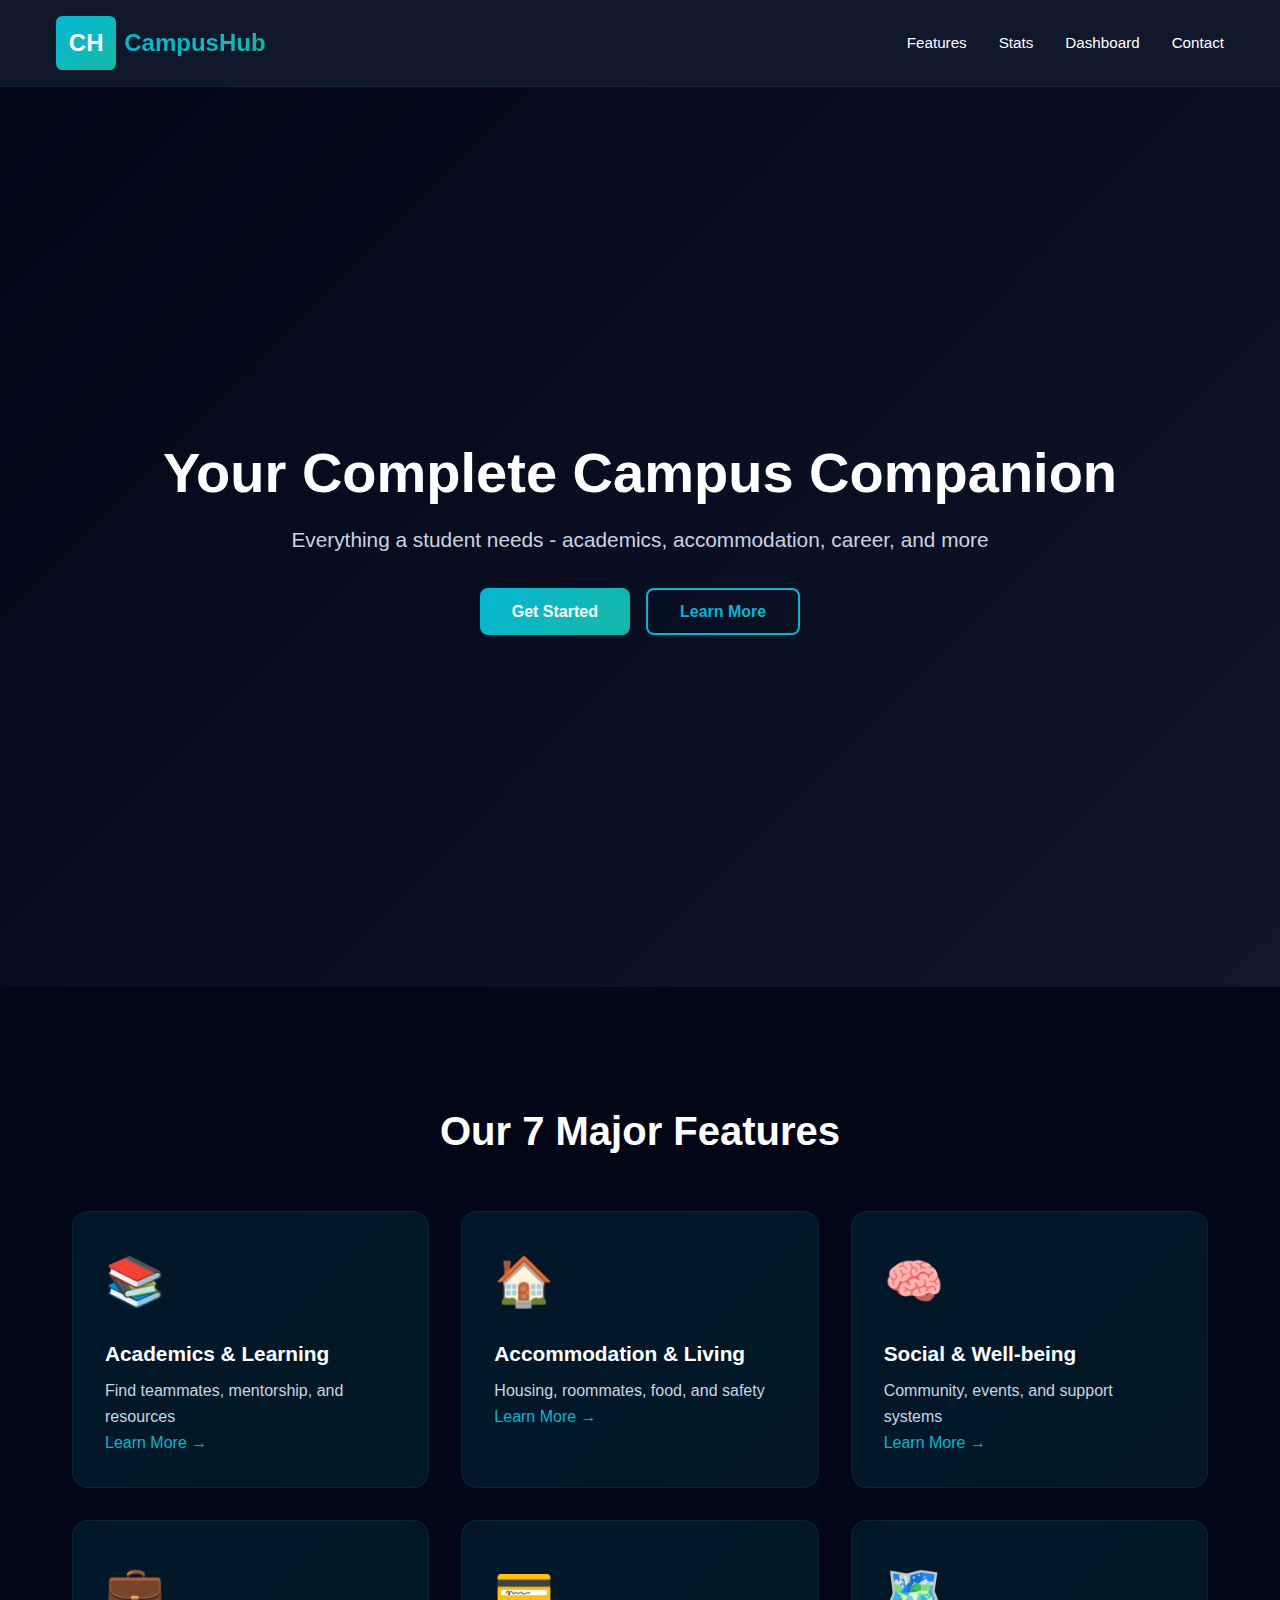
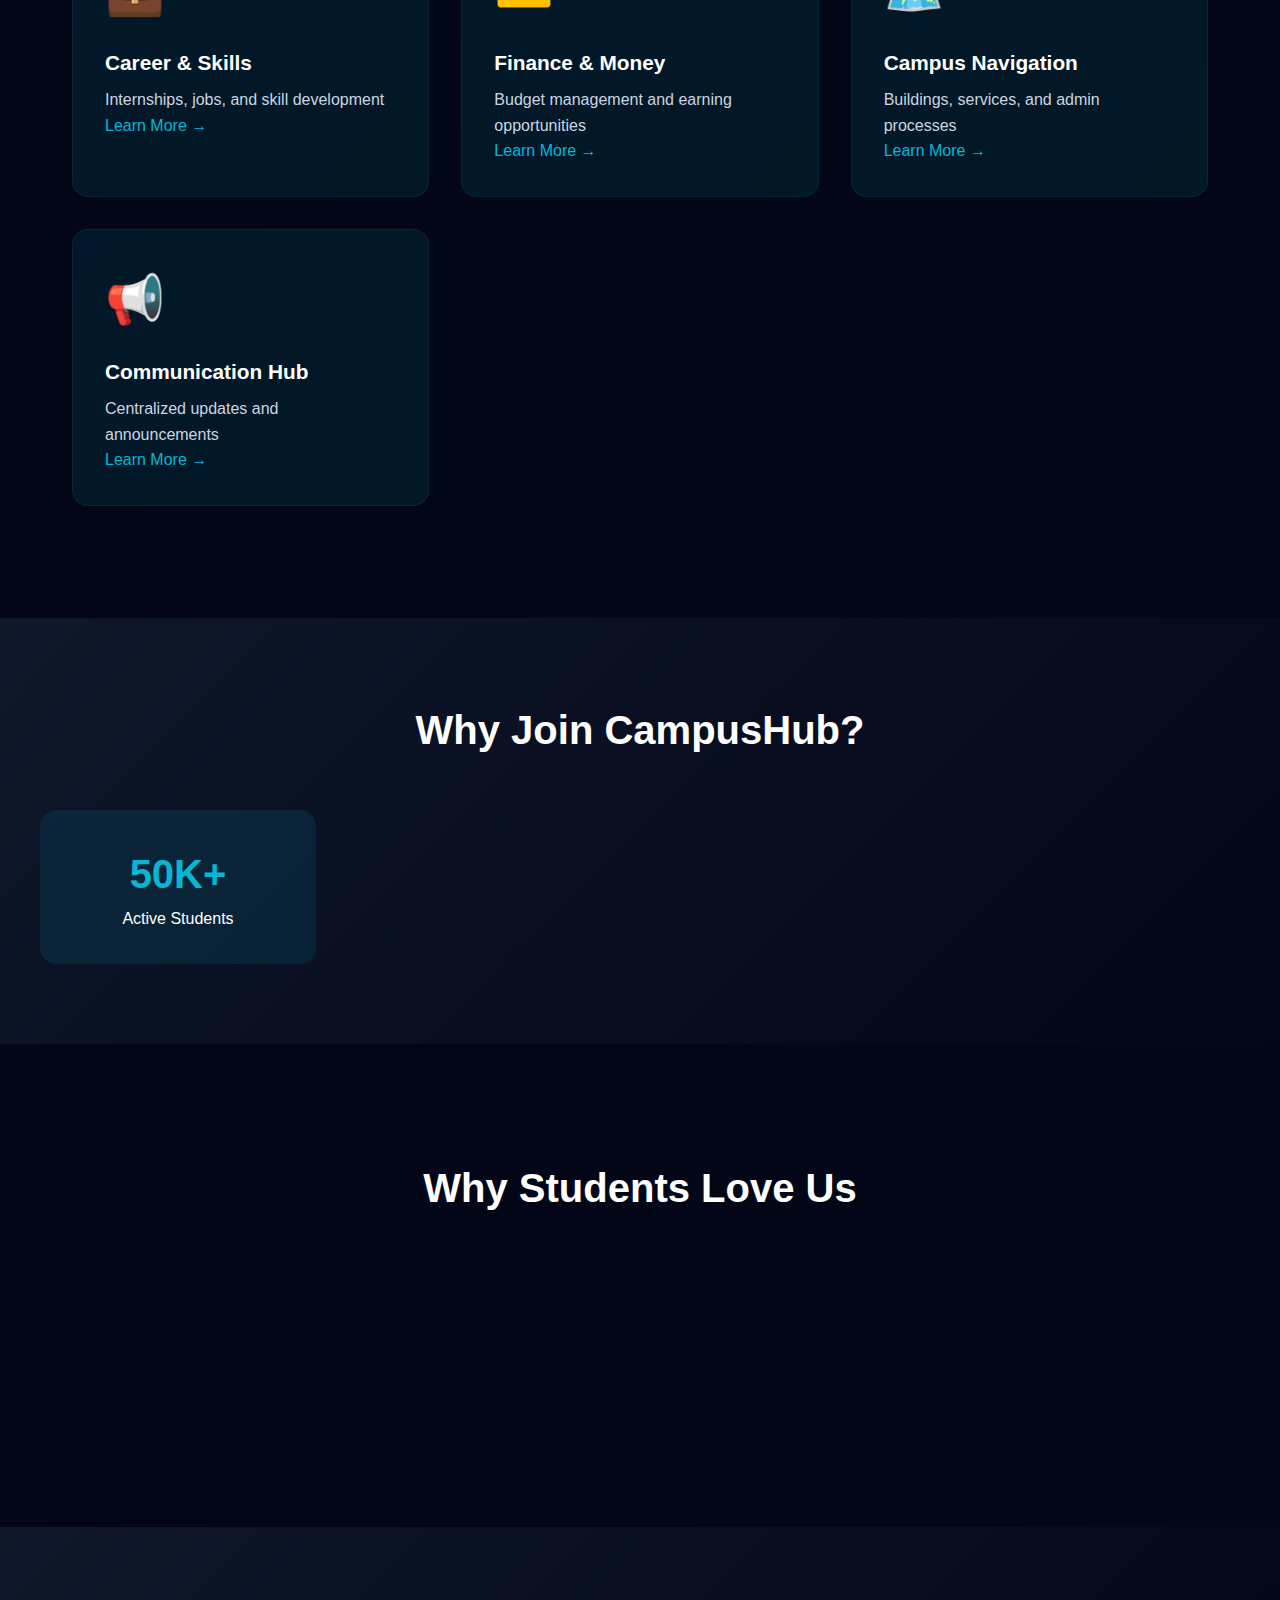
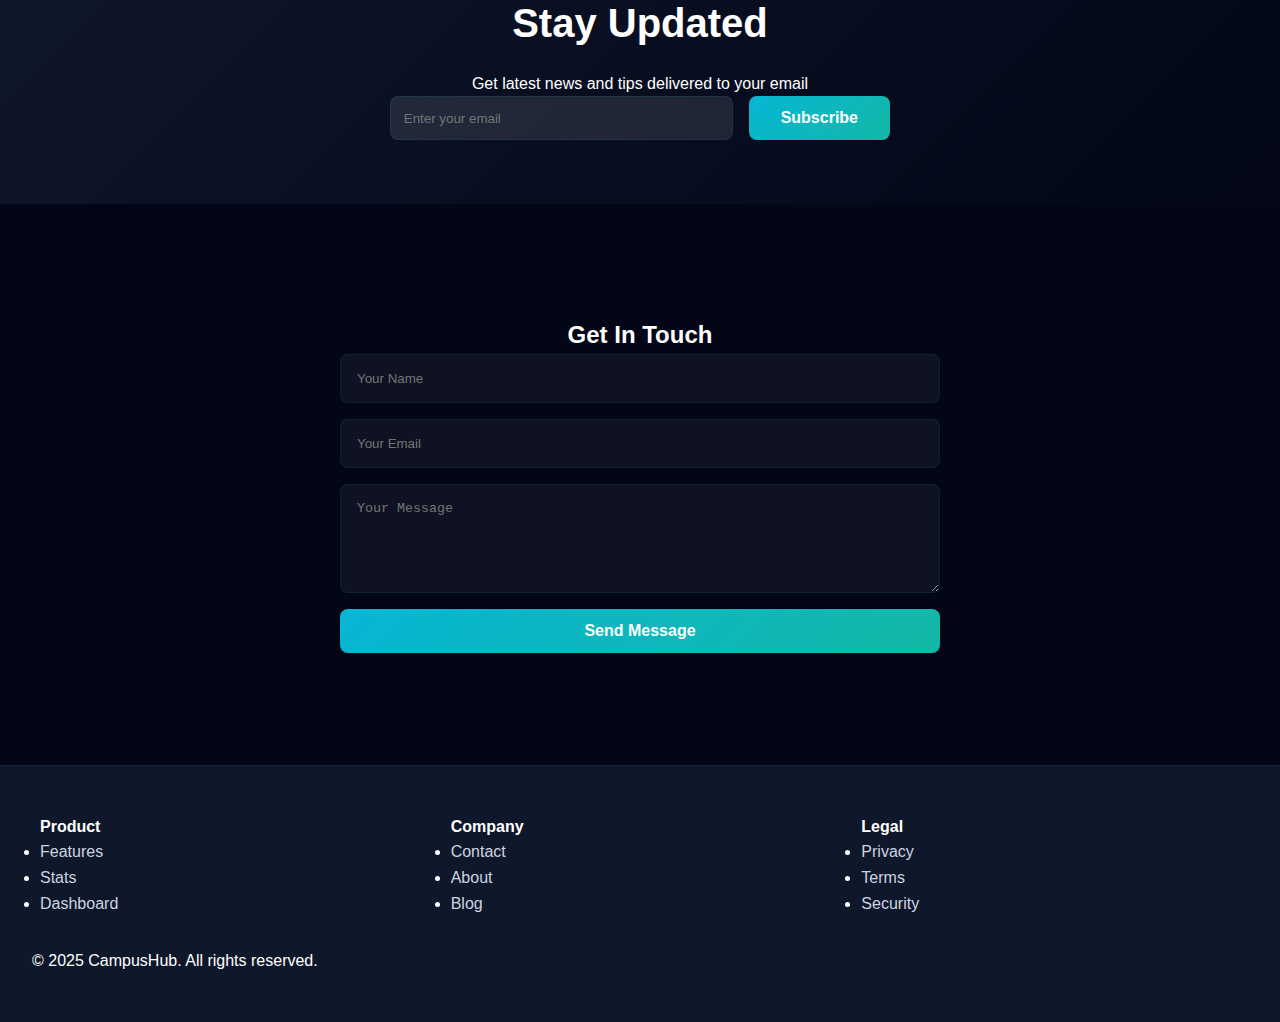
<file: index.html>
<!DOCTYPE html>
<html lang="en">
<head>
    <meta charset="UTF-8">
    <meta name="viewport" content="width=device-width, initial-scale=1.0">
    <title>CampusHub - Student Life Management</title>
    <link rel="stylesheet" href="css/style.css">
</head>
<body>
    <!-- Navigation -->
    <nav class="navbar">
        <div class="nav-container">
            <div class="logo">
                <span class="logo-icon">CH</span>
                <span class="logo-text">CampusHub</span>
            </div>
            <button class="hamburger" id="hamburger">
                <span></span>
                <span></span>
                <span></span>
            </button>
            <ul class="nav-menu" id="navMenu">
                <li><a href="#features">Features</a></li>
                <li><a href="#stats">Stats</a></li>
                <li><a href="pages/dashboard.html">Dashboard</a></li>
                <li><a href="#contact">Contact</a></li>
            </ul>
        </div>
    </nav>

    <!-- Hero Section -->
    <section class="hero">
        <div class="hero-content">
            <h1>Your Complete Campus Companion</h1>
            <p>Everything a student needs - academics, accommodation, career, and more</p>
            <div class="hero-buttons">
                <button class="btn btn-primary" onclick="goToDashboard()">Get Started</button>
                <button class="btn btn-secondary" onclick="smoothScroll('features')">Learn More</button>
            </div>
        </div>
    </section>

    <!-- Features Section -->
    <section id="features" class="features">
        <h2>Our 7 Major Features</h2>
        <div class="features-grid">
            <div class="feature-card">
                <div class="feature-icon">📚</div>
                <h3>Academics & Learning</h3>
                <p>Find teammates, mentorship, and resources</p>
                <a href="pages/academics.html" class="feature-link">Learn More →</a>
            </div>
            <div class="feature-card">
                <div class="feature-icon">🏠</div>
                <h3>Accommodation & Living</h3>
                <p>Housing, roommates, food, and safety</p>
                <a href="pages/accommodation.html" class="feature-link">Learn More →</a>
            </div>
            <div class="feature-card">
                <div class="feature-icon">🧠</div>
                <h3>Social & Well-being</h3>
                <p>Community, events, and support systems</p>
<a href="pages/social.html" class="feature-link">Learn More →</a>            </div>
            <div class="feature-card">
                <div class="feature-icon">💼</div>
                <h3>Career & Skills</h3>
                <p>Internships, jobs, and skill development</p>
                <a href="pages/career.html" class="feature-link">Learn More →</a>
            </div>
            <div class="feature-card">
                <div class="feature-icon">💳</div>
                <h3>Finance & Money</h3>
                <p>Budget management and earning opportunities</p>
                <a href="pages/finance.html" class="feature-link">Learn More →</a>
            </div>
            <div class="feature-card">
                <div class="feature-icon">🗺️</div>
                <h3>Campus Navigation</h3>
                <p>Buildings, services, and admin processes</p>
<a href="pages/campus-nav.html" class="feature-link">Learn More →</a>            </div>
            <div class="feature-card">
                <div class="feature-icon">📢</div>
                <h3>Communication Hub</h3>
                <p>Centralized updates and announcements</p>
<a href="pages/communication.html" class="feature-link">Learn More →</a>            </div>
        </div>
    </section>

    <!-- Stats Section -->
    <section id="stats" class="stats">
        <h2>Why Join CampusHub?</h2>
        <div class="stats-grid">
            <div class="stat-box">
                <h3>50K+</h3>
                <p>Active Students</p>
            </div>
            <div class="stat-box">
                <h3>200+</h3>
                <p>Universities</p>
            </div>
            <div class="stat-box">
                <h3>1M+</h3>
                <p>Problems Solved</p>
            </div>
            <div class="stat-box">
                <h3>4.9/5</h3>
                <p>Rating</p>
            </div>
        </div>
    </section>

    <!-- Benefits Section -->
    <section class="benefits">
        <h2>Why Students Love Us</h2>
        <div class="benefits-grid">
            <div class="benefit-item">
                <h3>✓ 24/7 Support</h3>
                <p>Get help anytime from our community</p>
            </div>
            <div class="benefit-item">
                <h3>✓ Verified Students</h3>
                <p>Real people from your college</p>
            </div>
            <div class="benefit-item">
                <h3>✓ Completely Free</h3>
                <p>No hidden charges, no subscription</p>
            </div>
            <div class="benefit-item">
                <h3>✓ Trusted Reviews</h3>
                <p>Honest feedback from real students</p>
            </div>
        </div>
    </section>

    <!-- Newsletter Section -->
    <section class="newsletter">
        <h2>Stay Updated</h2>
        <p>Get latest news and tips delivered to your email</p>
        <form class="newsletter-form" onsubmit="handleNewsletter(event)">
            <input type="email" placeholder="Enter your email" required>
            <button type="submit" class="btn btn-primary">Subscribe</button>
        </form>
        <p id="newsletterMsg" style="display: none; margin-top: 10px; color: #06b6d4;"></p>
    </section>

    <!-- Contact Section -->
    <section id="contact" class="contact">
        <h2>Get In Touch</h2>
        <form class="contact-form" onsubmit="handleContact(event)">
            <input type="text" placeholder="Your Name" required>
            <input type="email" placeholder="Your Email" required>
            <textarea placeholder="Your Message" rows="5" required></textarea>
            <button type="submit" class="btn btn-primary">Send Message</button>
        </form>
        <p id="contactMsg" style="display: none; margin-top: 10px; color: #06b6d4;"></p>
    </section>

    <!-- Footer -->
    <footer class="footer">
        <div class="footer-content">
            <div class="footer-section">
                <h4>Product</h4>
                <ul>
                    <li><a href="#features">Features</a></li>
                    <li><a href="#stats">Stats</a></li>
                    <li><a href="pages/dashboard.html">Dashboard</a></li>
                </ul>
            </div>
            <div class="footer-section">
                <h4>Company</h4>
                <ul>
                    <li><a href="#contact">Contact</a></li>
                    <li><a href="#">About</a></li>
                    <li><a href="#">Blog</a></li>
                </ul>
            </div>
            <div class="footer-section">
                <h4>Legal</h4>
                <ul>
                    <li><a href="#">Privacy</a></li>
                    <li><a href="#">Terms</a></li>
                    <li><a href="#">Security</a></li>
                </ul>
            </div>
        </div>
        <p class="footer-bottom">&copy; 2025 CampusHub. All rights reserved.</p>
    </footer>

    <script src="js/script.js"></script>
</body>
</html>
</file>
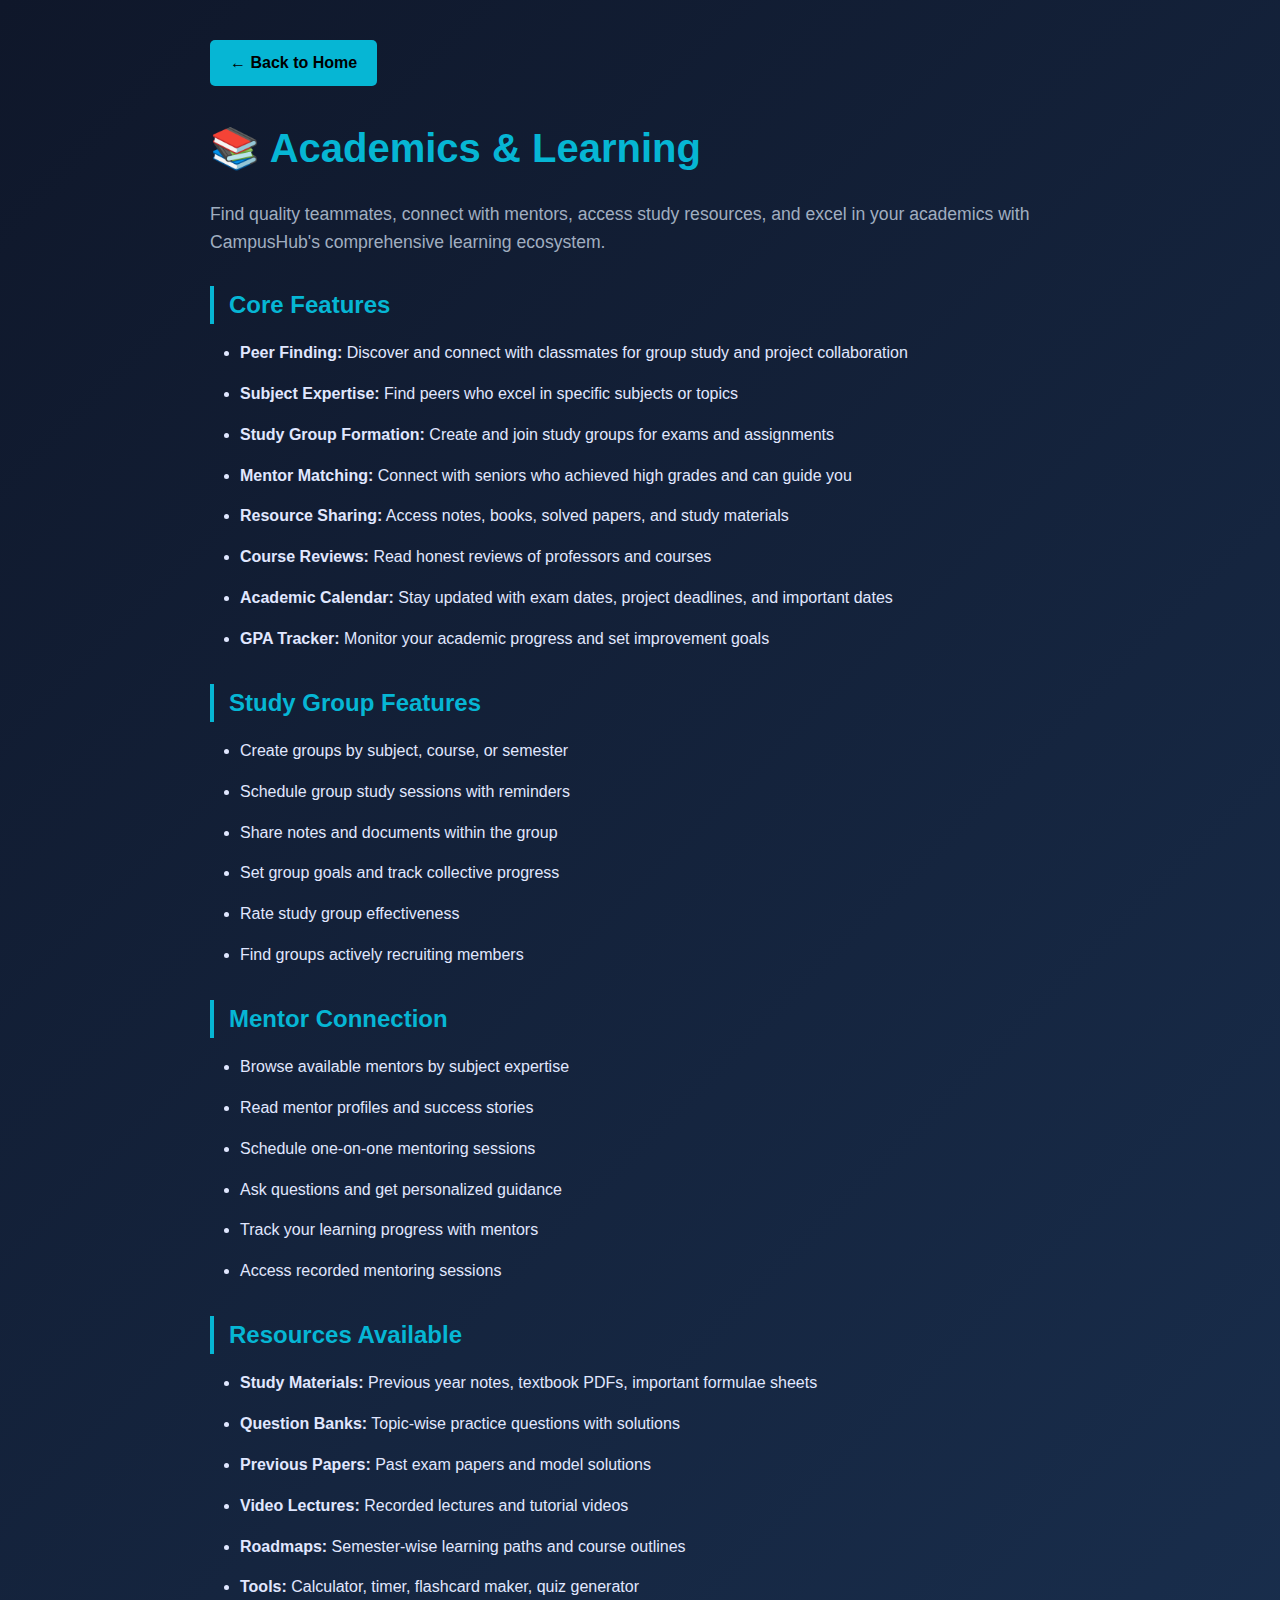
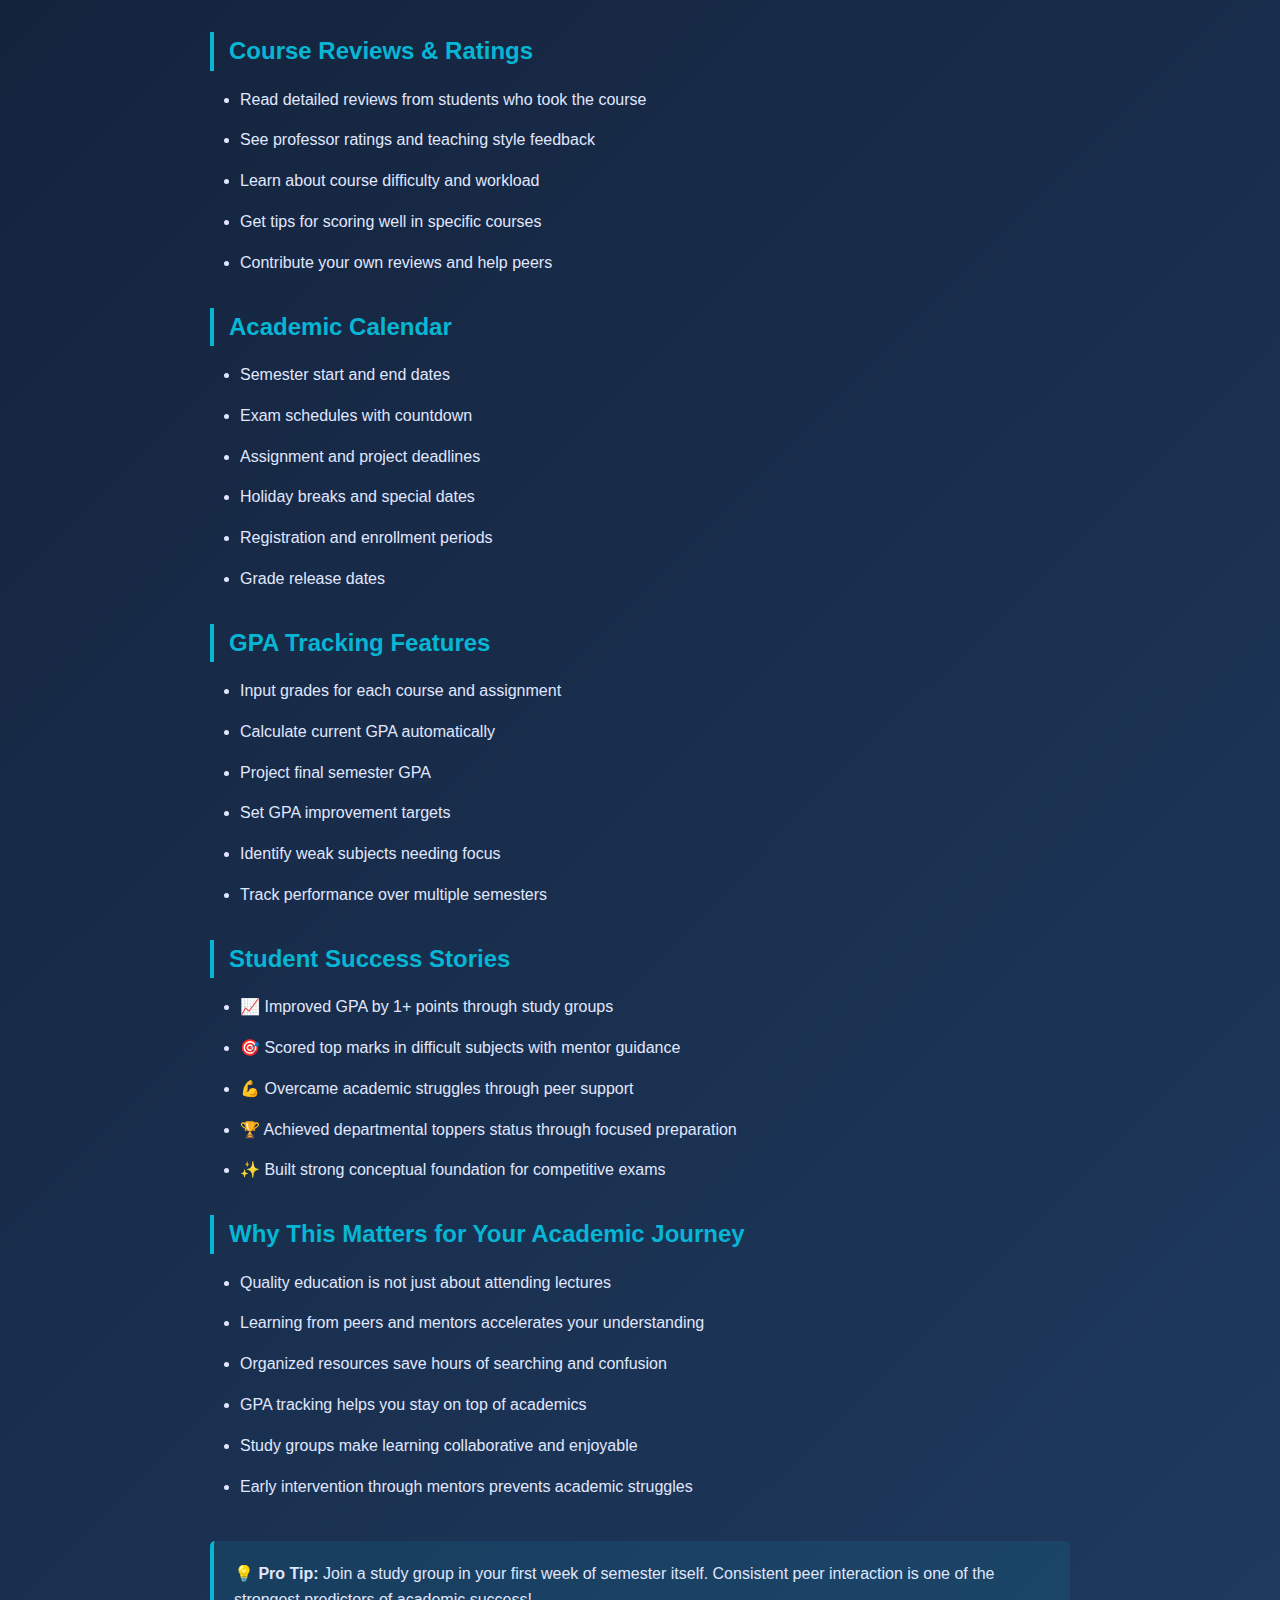
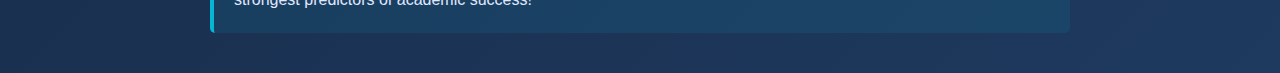
<file: pages/academics.html>
<!DOCTYPE html><html lang="en"><head><meta charset="UTF-8"><meta name="viewport" content="width=device-width, initial-scale=1.0"><title>Academics & Learning - CampusHub</title><link rel="stylesheet" href="../css/style.css"><style>.feature-detail{max-width:900px;margin:0 auto;padding:40px 20px;}.feature-detail h1{color:#06b6d4;font-size:2.5em;margin-bottom:20px;}.feature-detail h2{color:#06b6d4;margin-top:30px;margin-bottom:15px;border-left:4px solid #06b6d4;padding-left:15px;}.feature-detail ul{margin:15px 0 15px 30px;line-height:1.8;}.feature-detail li{margin-bottom:12px;}.back-btn{display:inline-block;margin-bottom:30px;padding:10px 20px;background:#06b6d4;color:#000;text-decoration:none;border-radius:5px;font-weight:bold;}.back-btn:hover{background:#00a0bb;}</style></head><body style="background: linear-gradient(135deg, #0f172a 0%, #1e3a5f 100%);color: #e0e7ff;font-family: 'Segoe UI', Tahoma, Geneva, Verdana, sans-serif;"><div class="feature-detail"><a href="../index.html" class="back-btn">← Back to Home</a><h1>📚 Academics & Learning</h1><p style="font-size:1.1em;color:#a0aec0;line-height:1.6;margin-bottom:30px;">Find quality teammates, connect with mentors, access study resources, and excel in your academics with CampusHub's comprehensive learning ecosystem.</p><h2>Core Features</h2><ul><li><strong>Peer Finding:</strong> Discover and connect with classmates for group study and project collaboration</li><li><strong>Subject Expertise:</strong> Find peers who excel in specific subjects or topics</li><li><strong>Study Group Formation:</strong> Create and join study groups for exams and assignments</li><li><strong>Mentor Matching:</strong> Connect with seniors who achieved high grades and can guide you</li><li><strong>Resource Sharing:</strong> Access notes, books, solved papers, and study materials</li><li><strong>Course Reviews:</strong> Read honest reviews of professors and courses</li><li><strong>Academic Calendar:</strong> Stay updated with exam dates, project deadlines, and important dates</li><li><strong>GPA Tracker:</strong> Monitor your academic progress and set improvement goals</li></ul><h2>Study Group Features</h2><ul><li>Create groups by subject, course, or semester</li><li>Schedule group study sessions with reminders</li><li>Share notes and documents within the group</li><li>Set group goals and track collective progress</li><li>Rate study group effectiveness</li><li>Find groups actively recruiting members</li></ul><h2>Mentor Connection</h2><ul><li>Browse available mentors by subject expertise</li><li>Read mentor profiles and success stories</li><li>Schedule one-on-one mentoring sessions</li><li>Ask questions and get personalized guidance</li><li>Track your learning progress with mentors</li><li>Access recorded mentoring sessions</li></ul><h2>Resources Available</h2><ul><li><strong>Study Materials:</strong> Previous year notes, textbook PDFs, important formulae sheets</li><li><strong>Question Banks:</strong> Topic-wise practice questions with solutions</li><li><strong>Previous Papers:</strong> Past exam papers and model solutions</li><li><strong>Video Lectures:</strong> Recorded lectures and tutorial videos</li><li><strong>Roadmaps:</strong> Semester-wise learning paths and course outlines</li><li><strong>Tools:</strong> Calculator, timer, flashcard maker, quiz generator</li></ul><h2>Course Reviews & Ratings</h2><ul><li>Read detailed reviews from students who took the course</li><li>See professor ratings and teaching style feedback</li><li>Learn about course difficulty and workload</li><li>Get tips for scoring well in specific courses</li><li>Contribute your own reviews and help peers</li></ul><h2>Academic Calendar</h2><ul><li>Semester start and end dates</li><li>Exam schedules with countdown</li><li>Assignment and project deadlines</li><li>Holiday breaks and special dates</li><li>Registration and enrollment periods</li><li>Grade release dates</li></ul><h2>GPA Tracking Features</h2><ul><li>Input grades for each course and assignment</li><li>Calculate current GPA automatically</li><li>Project final semester GPA</li><li>Set GPA improvement targets</li><li>Identify weak subjects needing focus</li><li>Track performance over multiple semesters</li></ul><h2>Student Success Stories</h2><ul><li>📈 Improved GPA by 1+ points through study groups</li><li>🎯 Scored top marks in difficult subjects with mentor guidance</li><li>💪 Overcame academic struggles through peer support</li><li>🏆 Achieved departmental toppers status through focused preparation</li><li>✨ Built strong conceptual foundation for competitive exams</li></ul><h2>Why This Matters for Your Academic Journey</h2><ul><li>Quality education is not just about attending lectures</li><li>Learning from peers and mentors accelerates your understanding</li><li>Organized resources save hours of searching and confusion</li><li>GPA tracking helps you stay on top of academics</li><li>Study groups make learning collaborative and enjoyable</li><li>Early intervention through mentors prevents academic struggles</li></ul><div style="background:rgba(6,182,212,0.1);border-left:4px solid #06b6d4;padding:20px;margin-top:40px;border-radius:5px;"><p><strong>💡 Pro Tip:</strong> Join a study group in your first week of semester itself. Consistent peer interaction is one of the strongest predictors of academic success!</p></div></div></body></html>
</file>
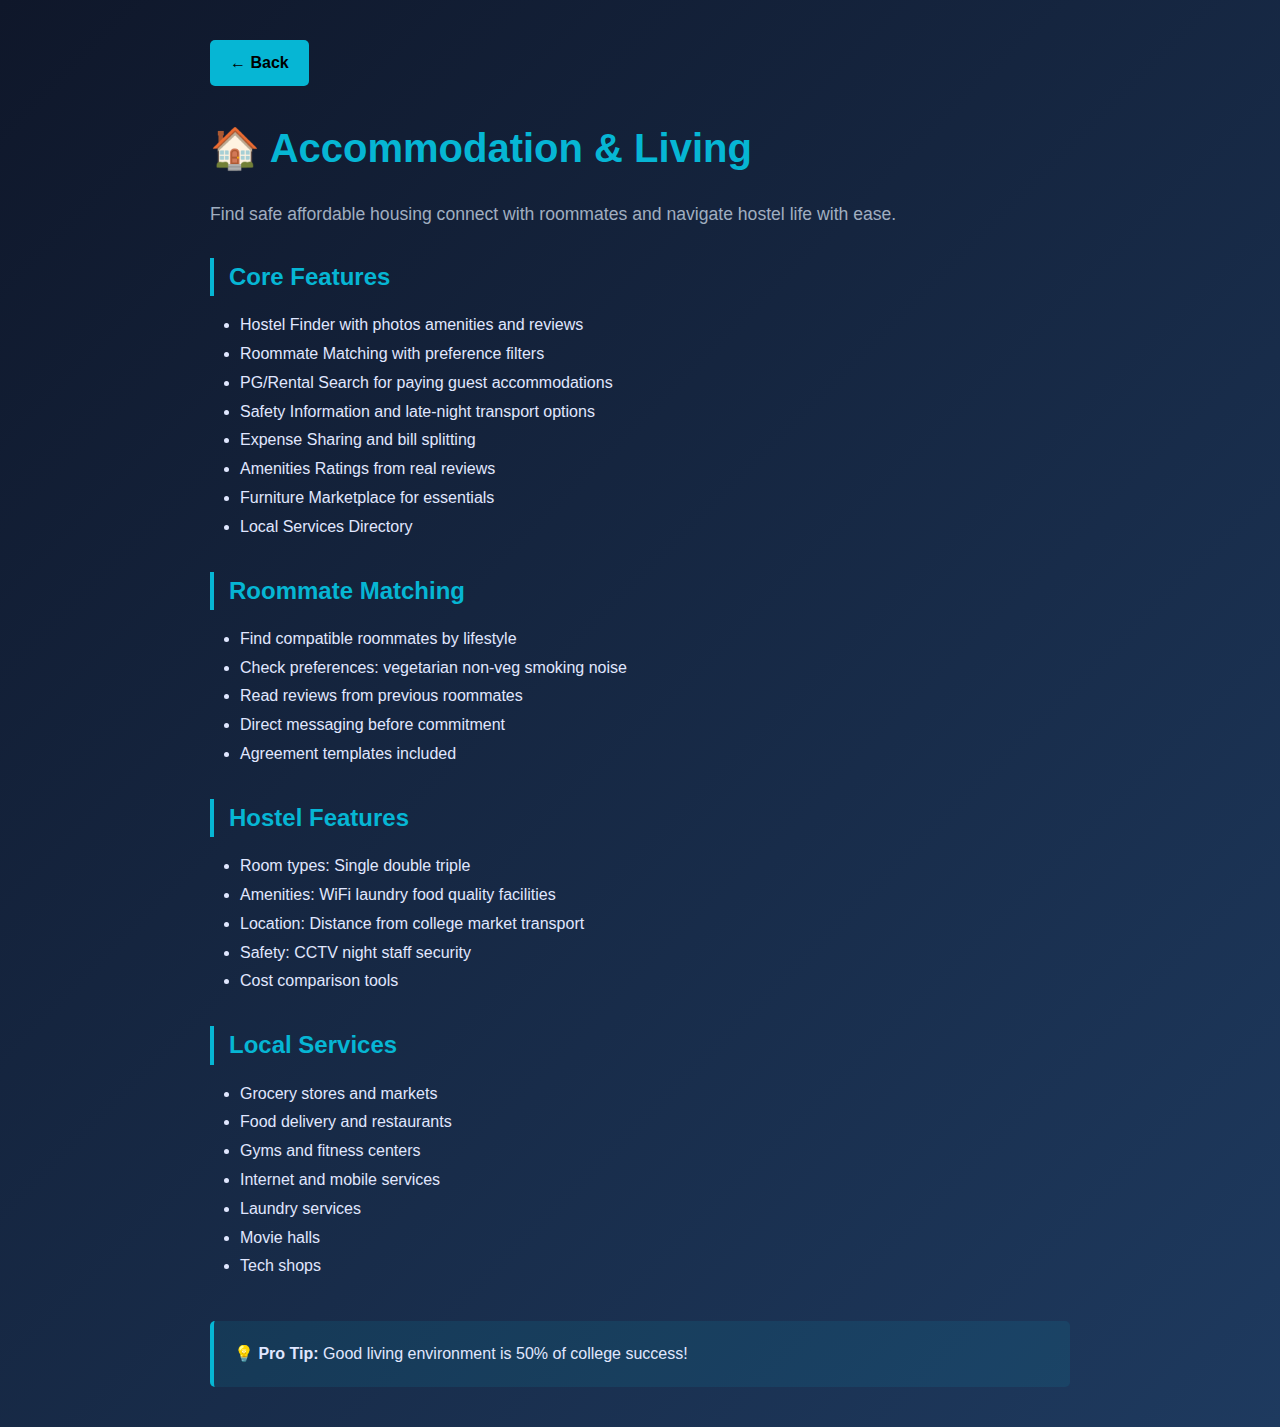
<file: pages/accommodation.html>
<!DOCTYPE html><html lang="en"><head><meta charset="UTF-8"><meta name="viewport" content="width=device-width, initial-scale=1.0"><title>Accommodation & Living - CampusHub</title><link rel="stylesheet" href="../css/style.css"><style>.feature-detail{max-width:900px;margin:0 auto;padding:40px 20px}.feature-detail h1{color:#06b6d4;font-size:2.5em;margin-bottom:20px}.feature-detail h2{color:#06b6d4;margin-top:30px;margin-bottom:15px;border-left:4px solid #06b6d4;padding-left:15px}.feature-detail ul{margin:15px 0 15px 30px;line-height:1.8}.back-btn{display:inline-block;margin-bottom:30px;padding:10px 20px;background:#06b6d4;color:#000;text-decoration:none;border-radius:5px;font-weight:bold}.back-btn:hover{background:#00a0bb}</style></head><body style="background:linear-gradient(135deg,#0f172a 0%,#1e3a5f 100%);color:#e0e7ff;font-family:Segoe UI,sans-serif"><div class="feature-detail"><a href="../index.html" class="back-btn">← Back</a><h1>🏠 Accommodation & Living</h1><p style="font-size:1.1em;color:#a0aec0;line-height:1.6;margin-bottom:30px">Find safe affordable housing connect with roommates and navigate hostel life with ease.</p><h2>Core Features</h2><ul><li>Hostel Finder with photos amenities and reviews</li><li>Roommate Matching with preference filters</li><li>PG/Rental Search for paying guest accommodations</li><li>Safety Information and late-night transport options</li><li>Expense Sharing and bill splitting</li><li>Amenities Ratings from real reviews</li><li>Furniture Marketplace for essentials</li><li>Local Services Directory</li></ul><h2>Roommate Matching</h2><ul><li>Find compatible roommates by lifestyle</li><li>Check preferences: vegetarian non-veg smoking noise</li><li>Read reviews from previous roommates</li><li>Direct messaging before commitment</li><li>Agreement templates included</li></ul><h2>Hostel Features</h2><ul><li>Room types: Single double triple</li><li>Amenities: WiFi laundry food quality facilities</li><li>Location: Distance from college market transport</li><li>Safety: CCTV night staff security</li><li>Cost comparison tools</li></ul><h2>Local Services</h2><ul><li>Grocery stores and markets</li><li>Food delivery and restaurants</li><li>Gyms and fitness centers</li><li>Internet and mobile services</li><li>Laundry services</li><li>Movie halls</li><li>Tech shops</li></ul><div style="background:rgba(6,182,212,0.1);border-left:4px solid #06b6d4;padding:20px;margin-top:40px;border-radius:5px"><p><strong>💡 Pro Tip:</strong> Good living environment is 50% of college success!</p></div></div></body></html>
</file>
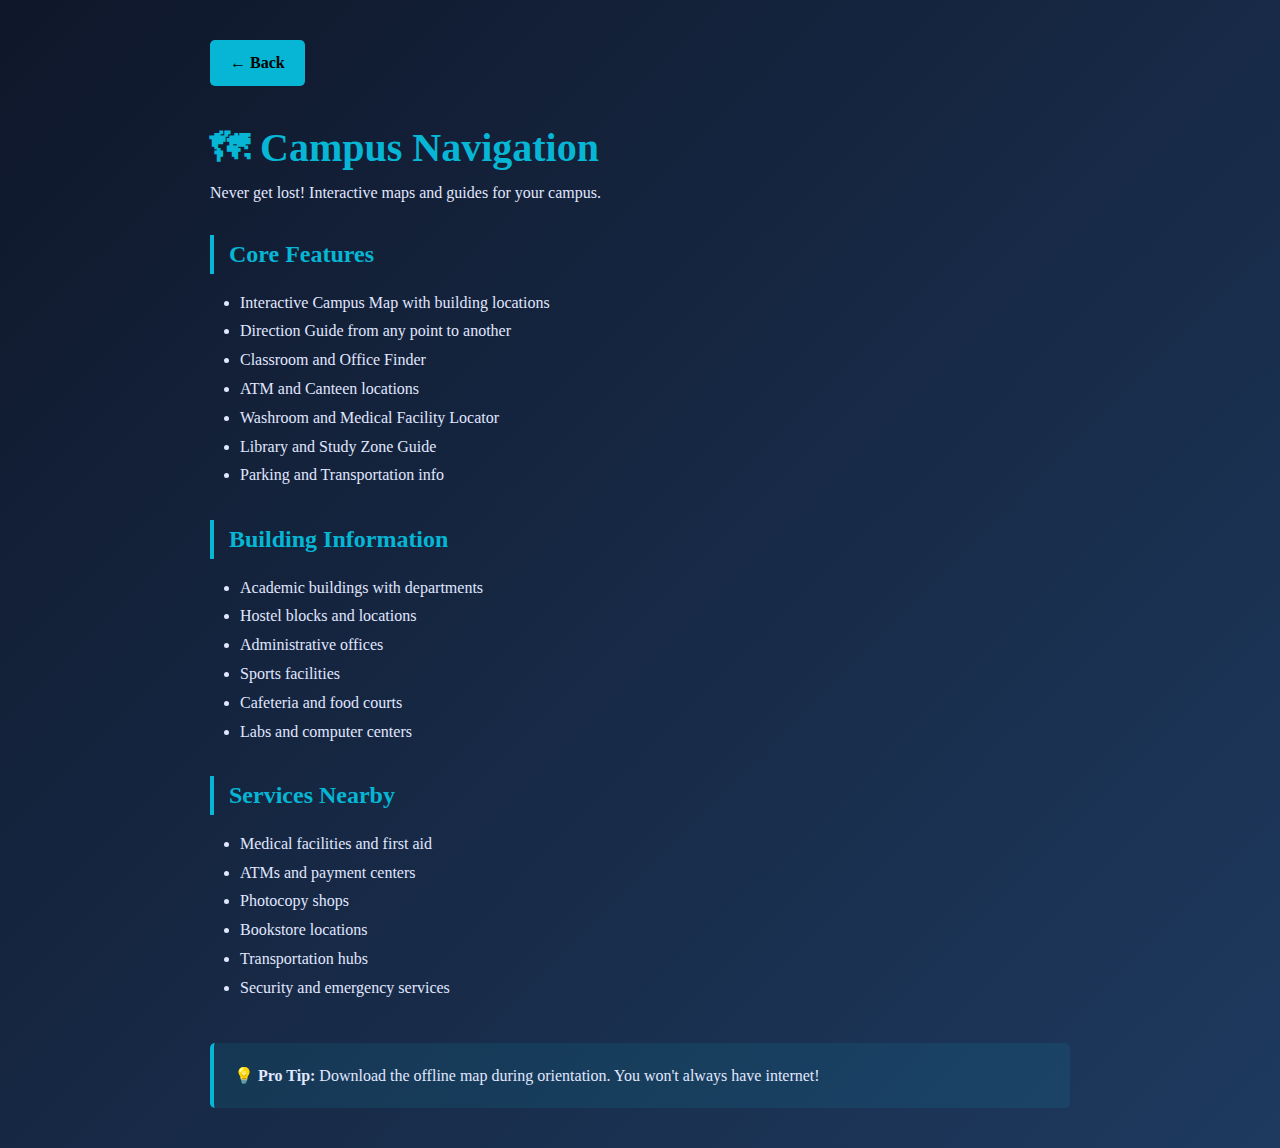
<file: pages/campus-nav.html>
<!DOCTYPE html><html lang="en"><head><meta charset="UTF-8"><meta name="viewport" content="width=device-width,initial-scale:1.0"><title>Campus Navigation - CampusHub</title><link rel="stylesheet" href="../css/style.css"><style>.feature-detail{max-width:900px;margin:0 auto;padding:40px 20px}.feature-detail h1{color:#06b6d4;font-size:2.5em}.feature-detail h2{color:#06b6d4;margin-top:30px;border-left:4px solid #06b6d4;padding-left:15px}.feature-detail ul{margin:15px 0 15px 30px;line-height:1.8}.back-btn{display:inline-block;margin-bottom:30px;padding:10px 20px;background:#06b6d4;color:#000;text-decoration:none;border-radius:5px;font-weight:bold}</style></head><body style="background:linear-gradient(135deg,#0f172a 0%,#1e3a5f 100%);color:#e0e7ff;font-family:Segoe UI"><div class="feature-detail"><a href="../index.html" class="back-btn">← Back</a><h1>🗺 Campus Navigation</h1><p>Never get lost! Interactive maps and guides for your campus.</p><h2>Core Features</h2><ul><li>Interactive Campus Map with building locations</li><li>Direction Guide from any point to another</li><li>Classroom and Office Finder</li><li>ATM and Canteen locations</li><li>Washroom and Medical Facility Locator</li><li>Library and Study Zone Guide</li><li>Parking and Transportation info</li></ul><h2>Building Information</h2><ul><li>Academic buildings with departments</li><li>Hostel blocks and locations</li><li>Administrative offices</li><li>Sports facilities</li><li>Cafeteria and food courts</li><li>Labs and computer centers</li></ul><h2>Services Nearby</h2><ul><li>Medical facilities and first aid</li><li>ATMs and payment centers</li><li>Photocopy shops</li><li>Bookstore locations</li><li>Transportation hubs</li><li>Security and emergency services</li></ul><div style="background:rgba(6,182,212,0.1);border-left:4px solid #06b6d4;padding:20px;margin-top:40px;border-radius:5px"><p><strong>💡 Pro Tip:</strong> Download the offline map during orientation. You won't always have internet!</p></div></div></body></html>
</file>
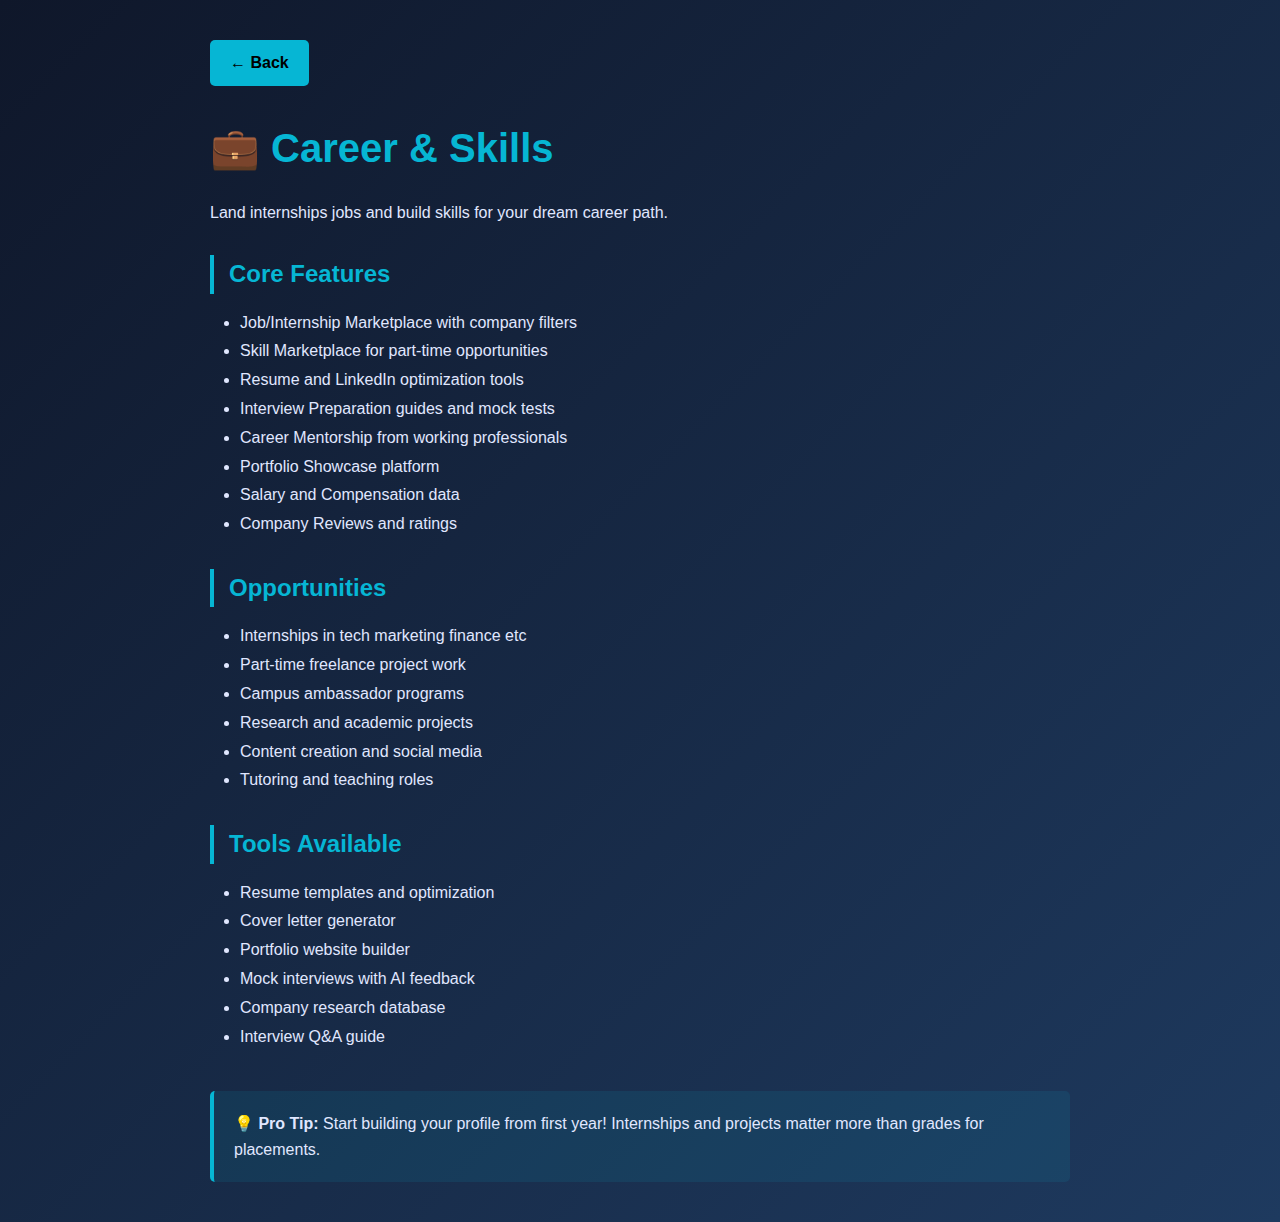
<file: pages/career.html>
<!DOCTYPE html><html lang="en"><head><meta charset="UTF-8"><meta name="viewport" content="width=device-width,initial-scale=1.0"><title>Career & Skills - CampusHub</title><link rel="stylesheet" href="../css/style.css"><style>.feature-detail{max-width:900px;margin:0 auto;padding:40px 20px}.feature-detail h1{color:#06b6d4;font-size:2.5em;margin-bottom:20px}.feature-detail h2{color:#06b6d4;margin-top:30px;border-left:4px solid #06b6d4;padding-left:15px}.feature-detail ul{margin:15px 0 15px 30px;line-height:1.8}.back-btn{display:inline-block;margin-bottom:30px;padding:10px 20px;background:#06b6d4;color:#000;text-decoration:none;border-radius:5px;font-weight:bold}</style></head><body style="background:linear-gradient(135deg,#0f172a 0%,#1e3a5f 100%);color:#e0e7ff;font-family:Segoe UI,sans-serif"><div class="feature-detail"><a href="../index.html" class="back-btn">← Back</a><h1>💼 Career & Skills</h1><p>Land internships jobs and build skills for your dream career path.</p><h2>Core Features</h2><ul><li>Job/Internship Marketplace with company filters</li><li>Skill Marketplace for part-time opportunities</li><li>Resume and LinkedIn optimization tools</li><li>Interview Preparation guides and mock tests</li><li>Career Mentorship from working professionals</li><li>Portfolio Showcase platform</li><li>Salary and Compensation data</li><li>Company Reviews and ratings</li></ul><h2>Opportunities</h2><ul><li>Internships in tech marketing finance etc</li><li>Part-time freelance project work</li><li>Campus ambassador programs</li><li>Research and academic projects</li><li>Content creation and social media</li><li>Tutoring and teaching roles</li></ul><h2>Tools Available</h2><ul><li>Resume templates and optimization</li><li>Cover letter generator</li><li>Portfolio website builder</li><li>Mock interviews with AI feedback</li><li>Company research database</li><li>Interview Q&A guide</li></ul><div style="background:rgba(6,182,212,0.1);border-left:4px solid #06b6d4;padding:20px;margin-top:40px;border-radius:5px"><p><strong>💡 Pro Tip:</strong> Start building your profile from first year! Internships and projects matter more than grades for placements.</p></div></div></body></html>
</file>
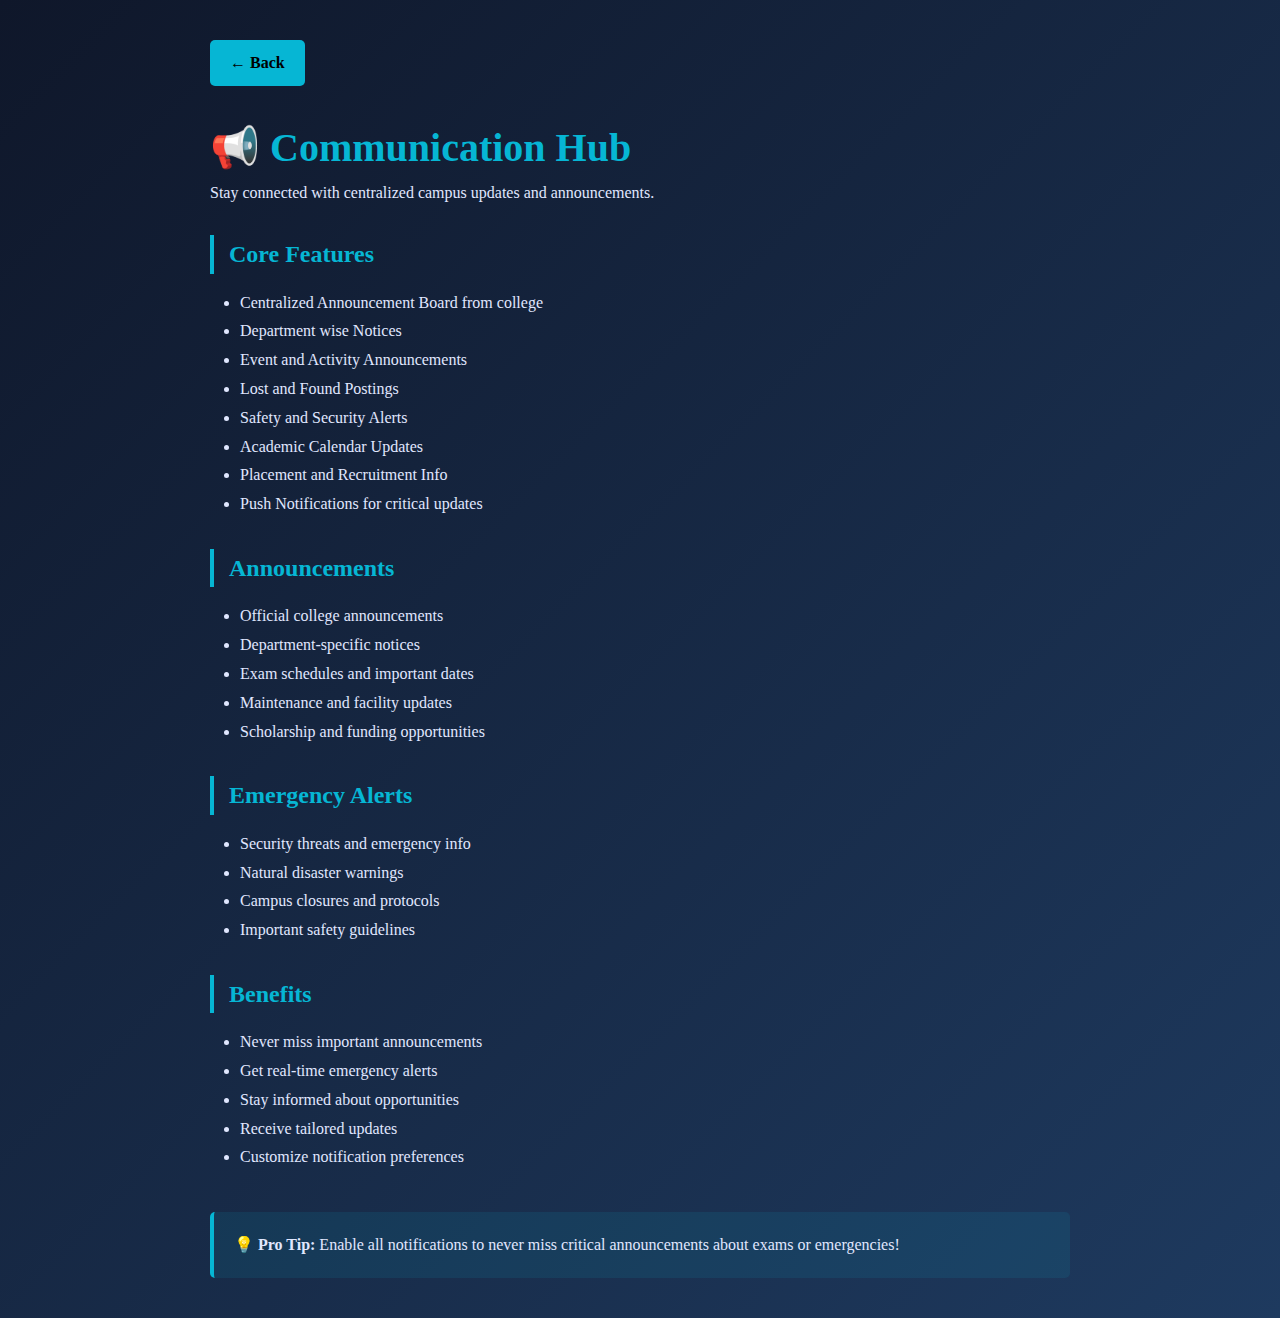
<file: pages/communication.html>
<!DOCTYPE html><html lang="en"><head><meta charset="UTF-8"><meta name="viewport" content="width=device-width,initial-scale:1.0"><title>Communication Hub - CampusHub</title><link rel="stylesheet" href="../css/style.css"><style>.feature-detail{max-width:900px;margin:0 auto;padding:40px 20px}.feature-detail h1{color:#06b6d4;font-size:2.5em}.feature-detail h2{color:#06b6d4;margin-top:30px;border-left:4px solid #06b6d4;padding-left:15px}.feature-detail ul{margin:15px 0 15px 30px;line-height:1.8}.back-btn{display:inline-block;margin-bottom:30px;padding:10px 20px;background:#06b6d4;color:#000;text-decoration:none;border-radius:5px;font-weight:bold}</style></head><body style="background:linear-gradient(135deg,#0f172a 0%,#1e3a5f 100%);color:#e0e7ff;font-family:Segoe UI"><div class="feature-detail"><a href="../index.html" class="back-btn">← Back</a><h1>📢 Communication Hub</h1><p>Stay connected with centralized campus updates and announcements.</p><h2>Core Features</h2><ul><li>Centralized Announcement Board from college</li><li>Department wise Notices</li><li>Event and Activity Announcements</li><li>Lost and Found Postings</li><li>Safety and Security Alerts</li><li>Academic Calendar Updates</li><li>Placement and Recruitment Info</li><li>Push Notifications for critical updates</li></ul><h2>Announcements</h2><ul><li>Official college announcements</li><li>Department-specific notices</li><li>Exam schedules and important dates</li><li>Maintenance and facility updates</li><li>Scholarship and funding opportunities</li></ul><h2>Emergency Alerts</h2><ul><li>Security threats and emergency info</li><li>Natural disaster warnings</li><li>Campus closures and protocols</li><li>Important safety guidelines</li></ul><h2>Benefits</h2><ul><li>Never miss important announcements</li><li>Get real-time emergency alerts</li><li>Stay informed about opportunities</li><li>Receive tailored updates</li><li>Customize notification preferences</li></ul><div style="background:rgba(6,182,212,0.1);border-left:4px solid #06b6d4;padding:20px;margin-top:40px;border-radius:5px"><p><strong>💡 Pro Tip:</strong> Enable all notifications to never miss critical announcements about exams or emergencies!</p></div></div></body></html>
</file>
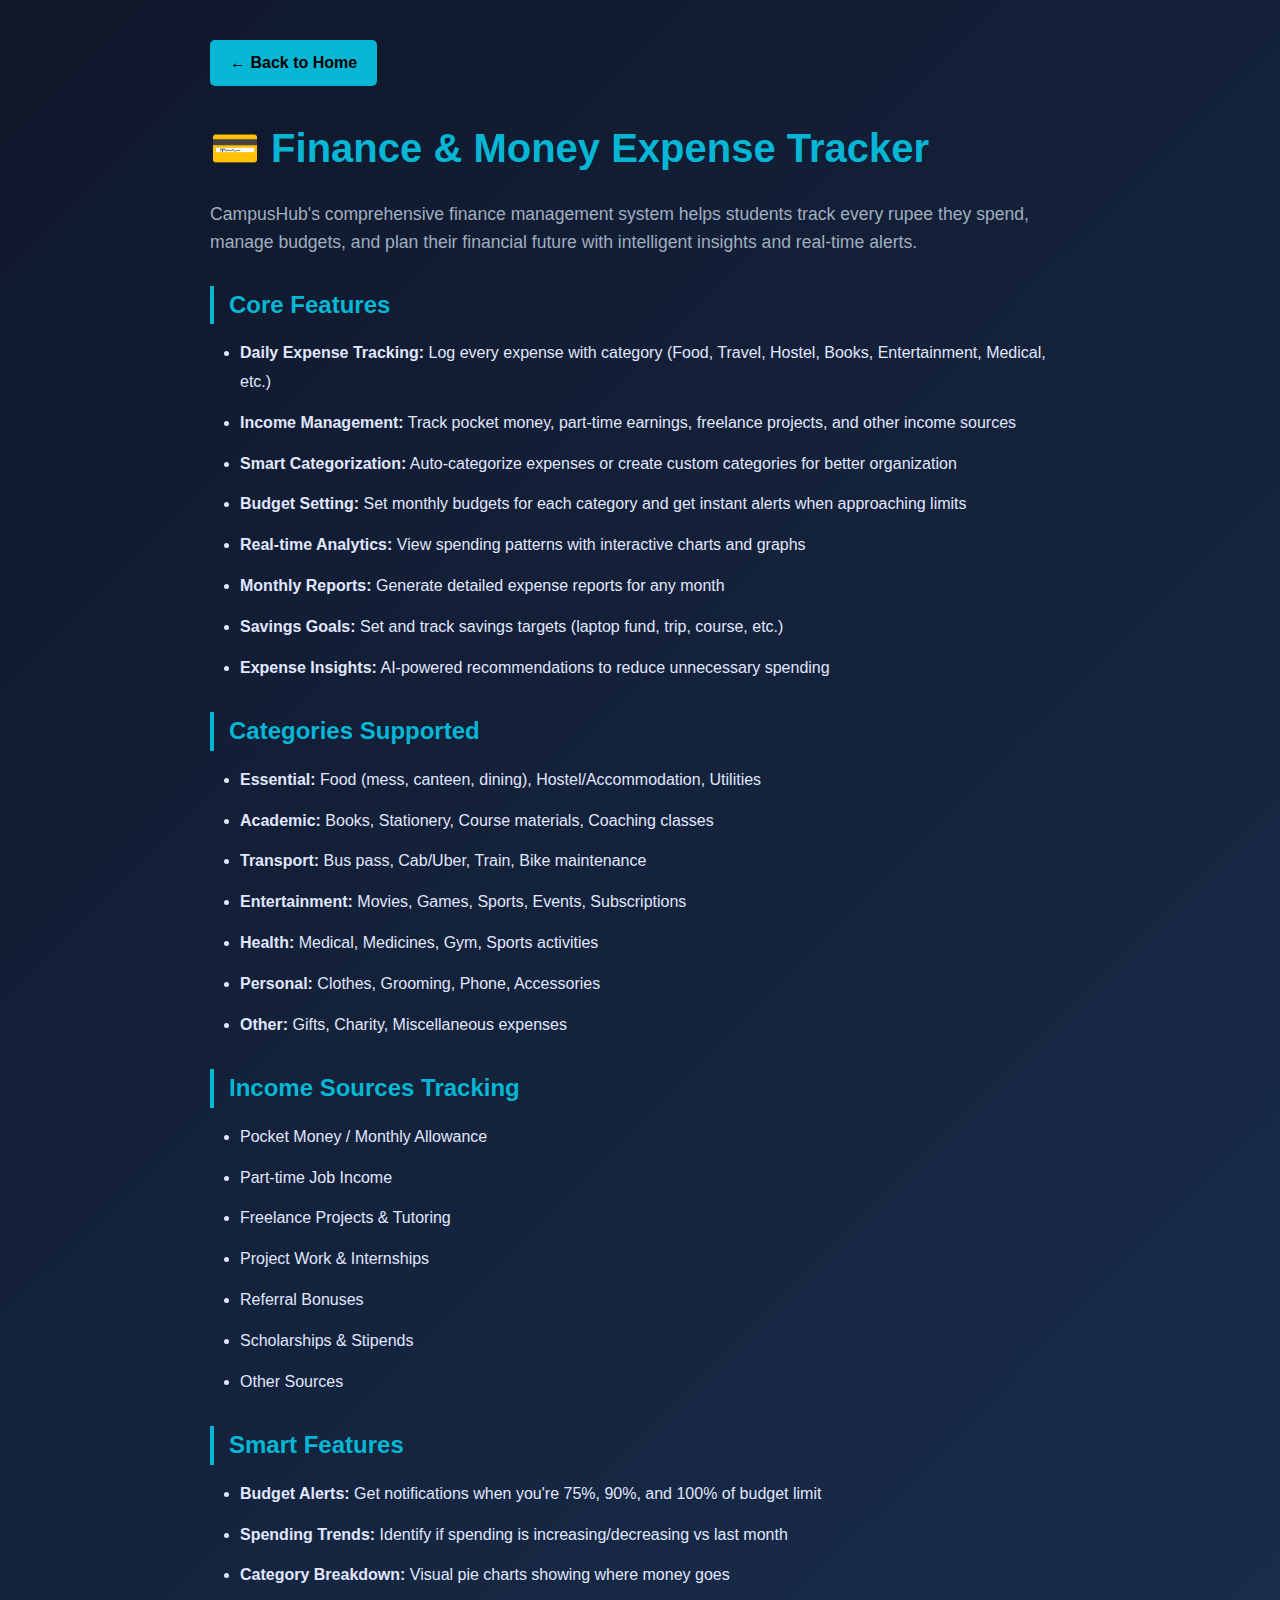
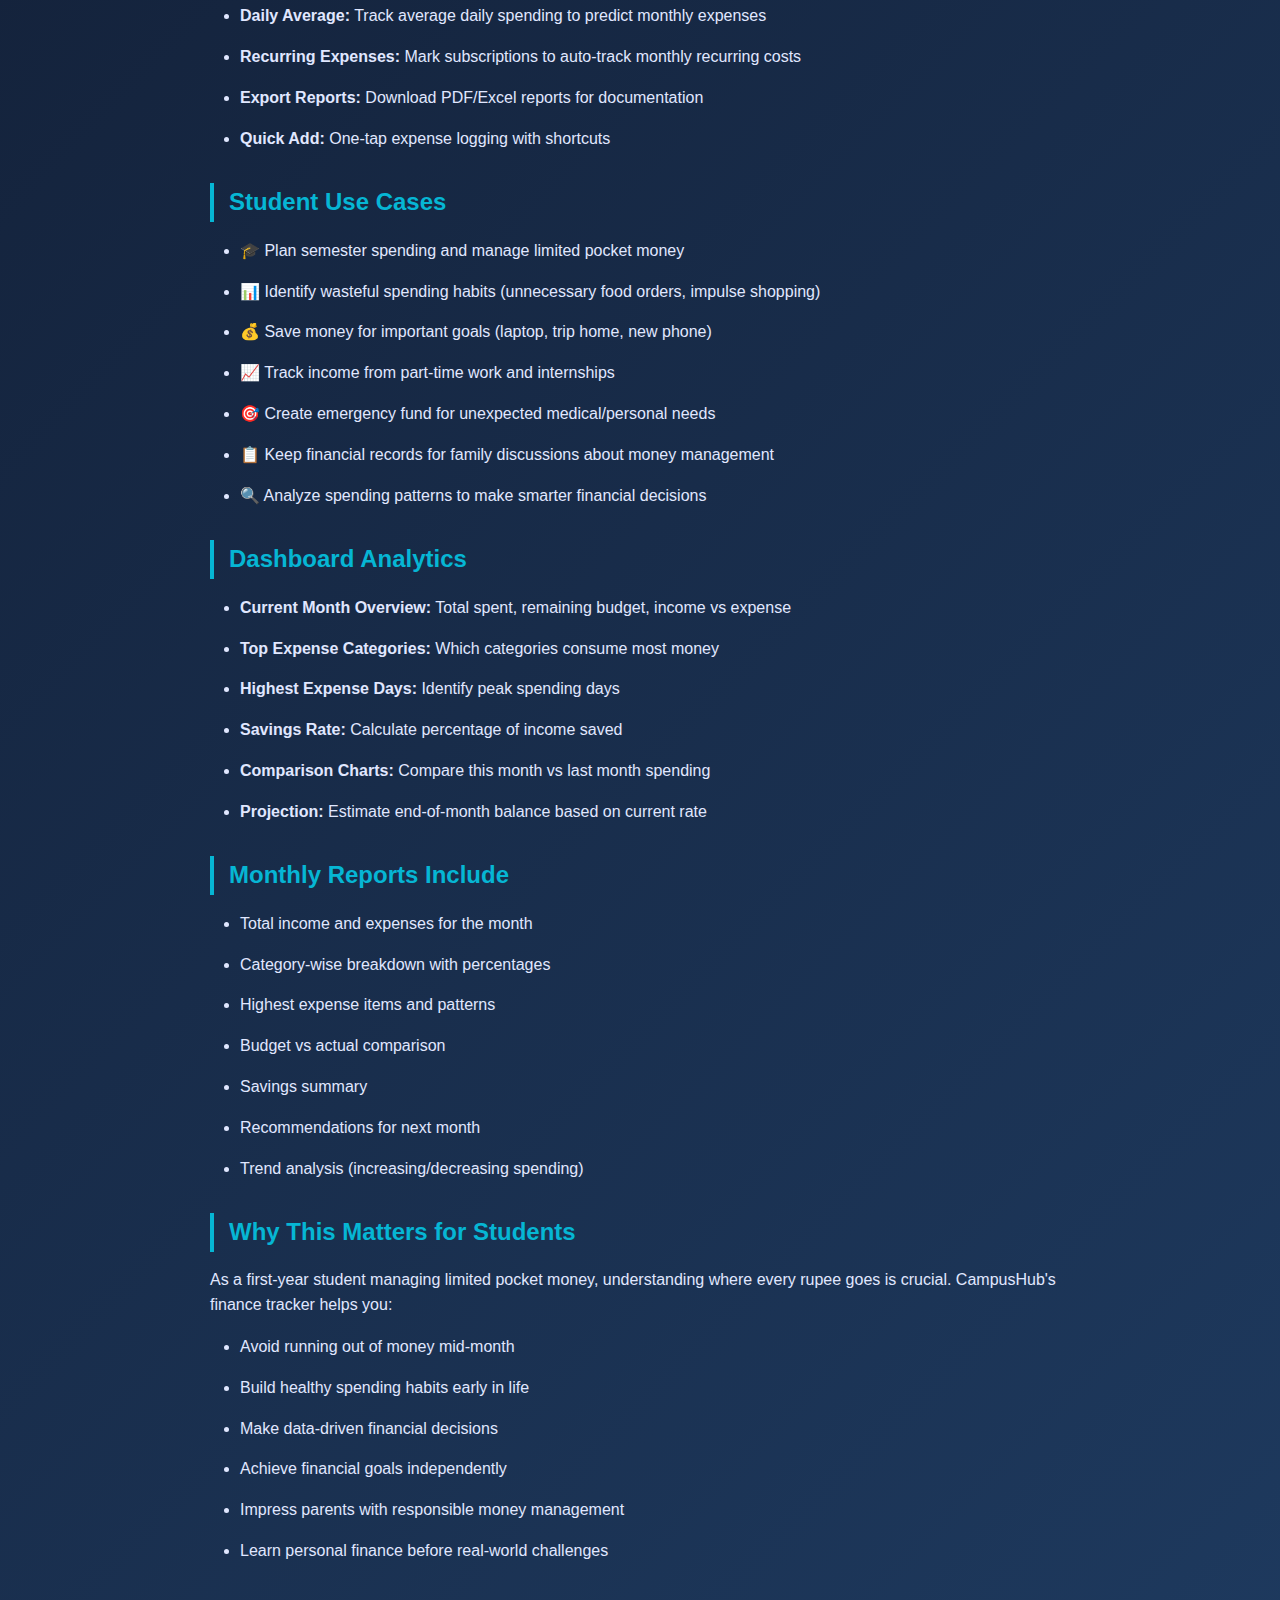
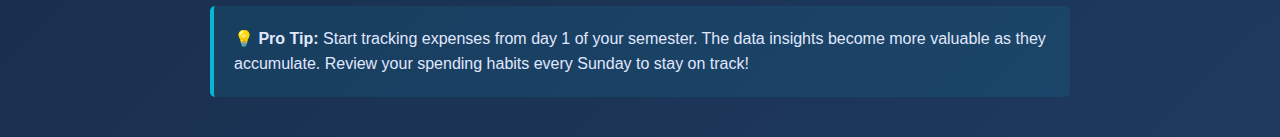
<file: pages/finance.html>
<!DOCTYPE html>
<html lang="en">
<head>
    <meta charset="UTF-8">
    <meta name="viewport" content="width=device-width, initial-scale=1.0">
    <title>Finance & Money Expense Tracker - CampusHub</title>
    <link rel="stylesheet" href="../css/style.css">
    <style>
        .feature-detail { max-width: 900px; margin: 0 auto; padding: 40px 20px; }
        .feature-detail h1 { color: #06b6d4; font-size: 2.5em; margin-bottom: 20px; }
        .feature-detail h2 { color: #06b6d4; margin-top: 30px; margin-bottom: 15px; border-left: 4px solid #06b6d4; padding-left: 15px; }
        .feature-detail ul { margin: 15px 0 15px 30px; line-height: 1.8; }
        .feature-detail li { margin-bottom: 12px; }
        .back-btn { display: inline-block; margin-bottom: 30px; padding: 10px 20px; background: #06b6d4; color: #000; text-decoration: none; border-radius: 5px; font-weight: bold; }
        .back-btn:hover { background: #00a0bb; }
    </style>
</head>
<body style="background: linear-gradient(135deg, #0f172a 0%, #1e3a5f 100%); color: #e0e7ff; font-family: 'Segoe UI', Tahoma, Geneva, Verdana, sans-serif;">
    <div class="feature-detail">
        <a href="../index.html" class="back-btn">← Back to Home</a>
        
        <h1>💳 Finance & Money Expense Tracker</h1>
        <p style="font-size: 1.1em; color: #a0aec0; line-height: 1.6; margin-bottom: 30px;">
            CampusHub's comprehensive finance management system helps students track every rupee they spend, manage budgets, and plan their financial future with intelligent insights and real-time alerts.
        </p>

        <h2>Core Features</h2>
        <ul>
            <li><strong>Daily Expense Tracking:</strong> Log every expense with category (Food, Travel, Hostel, Books, Entertainment, Medical, etc.)</li>
            <li><strong>Income Management:</strong> Track pocket money, part-time earnings, freelance projects, and other income sources</li>
            <li><strong>Smart Categorization:</strong> Auto-categorize expenses or create custom categories for better organization</li>
            <li><strong>Budget Setting:</strong> Set monthly budgets for each category and get instant alerts when approaching limits</li>
            <li><strong>Real-time Analytics:</strong> View spending patterns with interactive charts and graphs</li>
            <li><strong>Monthly Reports:</strong> Generate detailed expense reports for any month</li>
            <li><strong>Savings Goals:</strong> Set and track savings targets (laptop fund, trip, course, etc.)</li>
            <li><strong>Expense Insights:</strong> AI-powered recommendations to reduce unnecessary spending</li>
        </ul>

        <h2>Categories Supported</h2>
        <ul>
            <li><strong>Essential:</strong> Food (mess, canteen, dining), Hostel/Accommodation, Utilities</li>
            <li><strong>Academic:</strong> Books, Stationery, Course materials, Coaching classes</li>
            <li><strong>Transport:</strong> Bus pass, Cab/Uber, Train, Bike maintenance</li>
            <li><strong>Entertainment:</strong> Movies, Games, Sports, Events, Subscriptions</li>
            <li><strong>Health:</strong> Medical, Medicines, Gym, Sports activities</li>
            <li><strong>Personal:</strong> Clothes, Grooming, Phone, Accessories</li>
            <li><strong>Other:</strong> Gifts, Charity, Miscellaneous expenses</li>
        </ul>

        <h2>Income Sources Tracking</h2>
        <ul>
            <li>Pocket Money / Monthly Allowance</li>
            <li>Part-time Job Income</li>
            <li>Freelance Projects & Tutoring</li>
            <li>Project Work & Internships</li>
            <li>Referral Bonuses</li>
            <li>Scholarships & Stipends</li>
            <li>Other Sources</li>
        </ul>

        <h2>Smart Features</h2>
        <ul>
            <li><strong>Budget Alerts:</strong> Get notifications when you're 75%, 90%, and 100% of budget limit</li>
            <li><strong>Spending Trends:</strong> Identify if spending is increasing/decreasing vs last month</li>
            <li><strong>Category Breakdown:</strong> Visual pie charts showing where money goes</li>
            <li><strong>Daily Average:</strong> Track average daily spending to predict monthly expenses</li>
            <li><strong>Recurring Expenses:</strong> Mark subscriptions to auto-track monthly recurring costs</li>
            <li><strong>Export Reports:</strong> Download PDF/Excel reports for documentation</li>
            <li><strong>Quick Add:</strong> One-tap expense logging with shortcuts</li>
        </ul>

        <h2>Student Use Cases</h2>
        <ul>
            <li>🎓 Plan semester spending and manage limited pocket money</li>
            <li>📊 Identify wasteful spending habits (unnecessary food orders, impulse shopping)</li>
            <li>💰 Save money for important goals (laptop, trip home, new phone)</li>
            <li>📈 Track income from part-time work and internships</li>
            <li>🎯 Create emergency fund for unexpected medical/personal needs</li>
            <li>📋 Keep financial records for family discussions about money management</li>
            <li>🔍 Analyze spending patterns to make smarter financial decisions</li>
        </ul>

        <h2>Dashboard Analytics</h2>
        <ul>
            <li><strong>Current Month Overview:</strong> Total spent, remaining budget, income vs expense</li>
            <li><strong>Top Expense Categories:</strong> Which categories consume most money</li>
            <li><strong>Highest Expense Days:</strong> Identify peak spending days</li>
            <li><strong>Savings Rate:</strong> Calculate percentage of income saved</li>
            <li><strong>Comparison Charts:</strong> Compare this month vs last month spending</li>
            <li><strong>Projection:</strong> Estimate end-of-month balance based on current rate</li>
        </ul>

        <h2>Monthly Reports Include</h2>
        <ul>
            <li>Total income and expenses for the month</li>
            <li>Category-wise breakdown with percentages</li>
            <li>Highest expense items and patterns</li>
            <li>Budget vs actual comparison</li>
            <li>Savings summary</li>
            <li>Recommendations for next month</li>
            <li>Trend analysis (increasing/decreasing spending)</li>
        </ul>

        <h2>Why This Matters for Students</h2>
        <p>As a first-year student managing limited pocket money, understanding where every rupee goes is crucial. CampusHub's finance tracker helps you:</p>
        <ul>
            <li>Avoid running out of money mid-month</li>
            <li>Build healthy spending habits early in life</li>
            <li>Make data-driven financial decisions</li>
            <li>Achieve financial goals independently</li>
            <li>Impress parents with responsible money management</li>
            <li>Learn personal finance before real-world challenges</li>
        </ul>

        <div style="background: rgba(6, 182, 212, 0.1); border-left: 4px solid #06b6d4; padding: 20px; margin-top: 40px; border-radius: 5px;">
            <p><strong>💡 Pro Tip:</strong> Start tracking expenses from day 1 of your semester. The data insights become more valuable as they accumulate. Review your spending habits every Sunday to stay on track!</p>
        </div>
    </div>
</body>
</html>
</file>
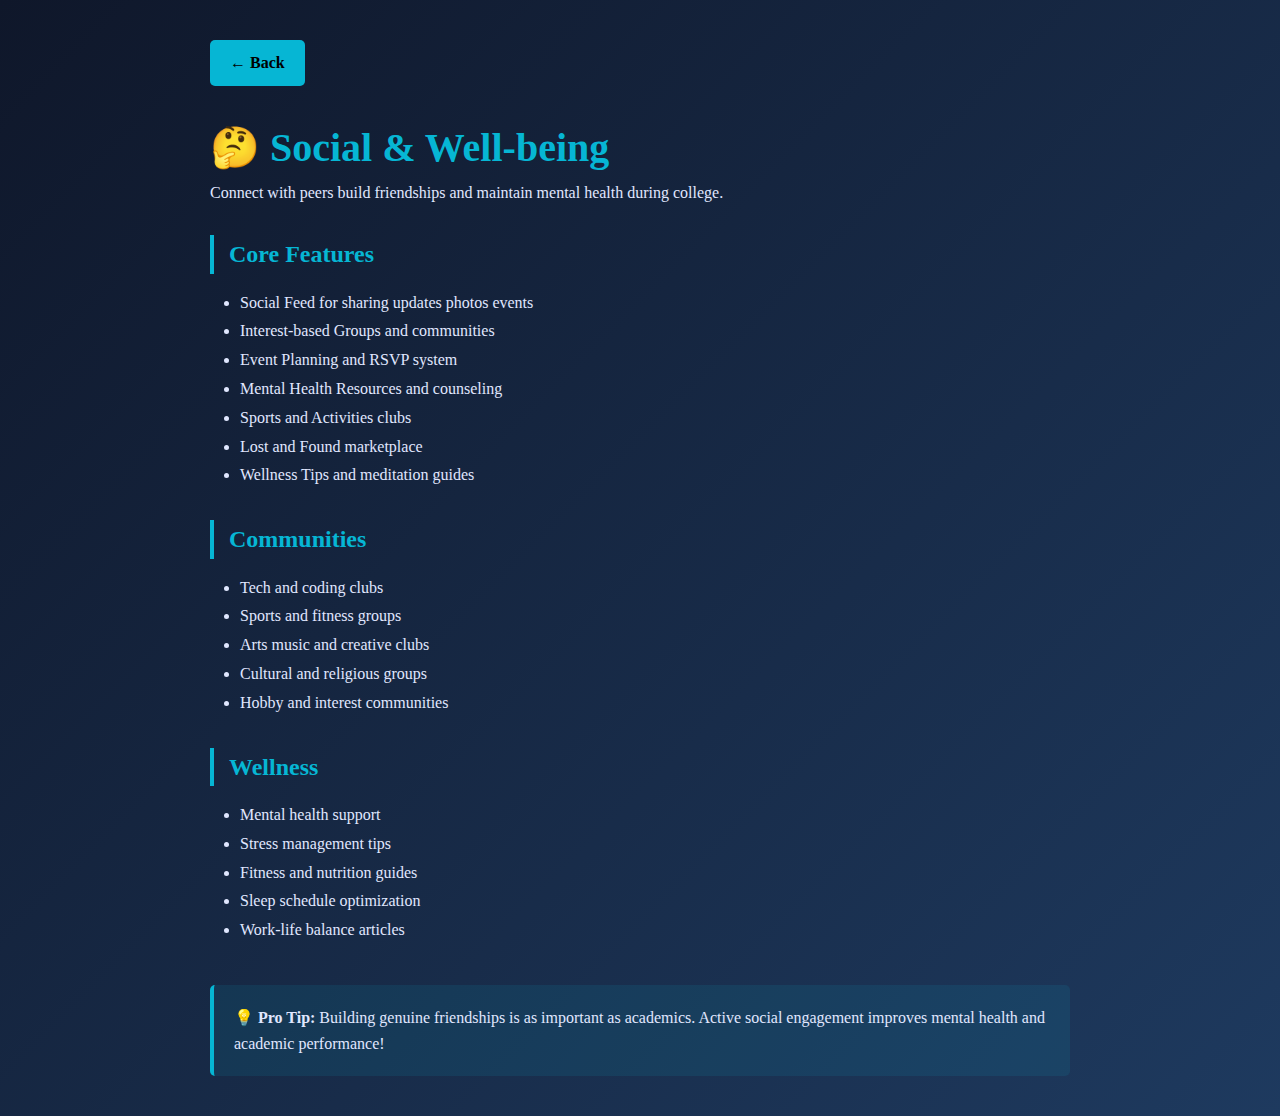
<file: pages/social.html>
<!DOCTYPE html><html lang="en"><head><meta charset="UTF-8"><meta name="viewport" content="width=device-width,initial-scale=1.0"><title>Social & Well-being - CampusHub</title><link rel="stylesheet" href="../css/style.css"><style>.feature-detail{max-width:900px;margin:0 auto;padding:40px 20px}.feature-detail h1{color:#06b6d4;font-size:2.5em}.feature-detail h2{color:#06b6d4;margin-top:30px;border-left:4px solid #06b6d4;padding-left:15px}.feature-detail ul{margin:15px 0 15px 30px;line-height:1.8}.back-btn{display:inline-block;margin-bottom:30px;padding:10px 20px;background:#06b6d4;color:#000;text-decoration:none;border-radius:5px;font-weight:bold}</style></head><body style="background:linear-gradient(135deg,#0f172a 0%,#1e3a5f 100%);color:#e0e7ff;font-family:Segoe UI"><div class="feature-detail"><a href="../index.html" class="back-btn">← Back</a><h1>🤔 Social & Well-being</h1><p>Connect with peers build friendships and maintain mental health during college.</p><h2>Core Features</h2><ul><li>Social Feed for sharing updates photos events</li><li>Interest-based Groups and communities</li><li>Event Planning and RSVP system</li><li>Mental Health Resources and counseling</li><li>Sports and Activities clubs</li><li>Lost and Found marketplace</li><li>Wellness Tips and meditation guides</li></ul><h2>Communities</h2><ul><li>Tech and coding clubs</li><li>Sports and fitness groups</li><li>Arts music and creative clubs</li><li>Cultural and religious groups</li><li>Hobby and interest communities</li></ul><h2>Wellness</h2><ul><li>Mental health support</li><li>Stress management tips</li><li>Fitness and nutrition guides</li><li>Sleep schedule optimization</li><li>Work-life balance articles</li></ul><div style="background:rgba(6,182,212,0.1);border-left:4px solid #06b6d4;padding:20px;margin-top:40px;border-radius:5px"><p><strong>💡 Pro Tip:</strong> Building genuine friendships is as important as academics. Active social engagement improves mental health and academic performance!</p></div></div></body></html>
</file>
<file: css/style.css>
*{margin:0;padding:0;box-sizing:border-box}:root{--primary:#06b6d4;--secondary:#14b8a6;--dark:#0f172a;--darker:#020617;--text:#fff;--text-light:#cbd5e1;--border:rgba(6,182,212,.1)}html{scroll-behavior:smooth}body{font-family:'Segoe UI',sans-serif;background-color:var(--darker);color:var(--text);line-height:1.6}.navbar{background-color:var(--dark);padding:1rem 0;position:sticky;top:0;z-index:1000;border-bottom:1px solid var(--border)}.nav-container{max-width:1200px;margin:0 auto;padding:0 1rem;display:flex;justify-content:space-between;align-items:center}.logo{display:flex;align-items:center;gap:.5rem;font-size:1.5rem;font-weight:bold}.logo-icon{background:linear-gradient(135deg,var(--primary),var(--secondary));padding:.5rem .8rem;border-radius:.4rem;color:#fff}.logo-text{background:linear-gradient(135deg,var(--primary),var(--secondary));-webkit-background-clip:text;-webkit-text-fill-color:transparent;background-clip:text}.nav-menu{display:flex;list-style:none;gap:2rem;align-items:center}.nav-menu a{color:var(--text);text-decoration:none;transition:color .3s;font-size:.95rem}.nav-menu a:hover{color:var(--primary)}.hamburger{display:none;flex-direction:column;background:0;border:none;cursor:pointer;gap:.4rem}.hamburger span{width:25px;height:3px;background-color:var(--primary);border-radius:2px}.hero{min-height:100vh;background:linear-gradient(135deg,var(--darker),var(--dark));display:flex;align-items:center;justify-content:center;padding:2rem;text-align:center}.hero-content h1{font-size:3.5rem;margin-bottom:1rem;line-height:1.2}.hero-content p{font-size:1.3rem;color:var(--text-light);margin-bottom:2rem}.hero-buttons{display:flex;gap:1rem;justify-content:center;flex-wrap:wrap}.btn{padding:.8rem 2rem;border:none;border-radius:.5rem;font-size:1rem;font-weight:600;cursor:pointer;transition:all .3s}.btn-primary{background:linear-gradient(135deg,var(--primary),var(--secondary));color:#fff}.btn-primary:hover{transform:translateY(-2px);box-shadow:0 10px 20px rgba(6,182,212,.3)}.btn-secondary{border:2px solid var(--primary);color:var(--primary);background:transparent}.btn-secondary:hover{background-color:var(--primary);color:#fff}.features{max-width:1200px;margin:5rem auto;padding:2rem}.features h2{font-size:2.5rem;margin-bottom:3rem;text-align:center}.features-grid{display:grid;grid-template-columns:repeat(auto-fit,minmax(300px,1fr));gap:2rem}.feature-card{background:linear-gradient(135deg,rgba(6,182,212,.1),rgba(20,184,166,.1));padding:2rem;border-radius:1rem;border:1px solid var(--border);transition:all .3s}.feature-card:hover{transform:translateY(-10px);border-color:var(--primary);box-shadow:0 20px 40px rgba(6,182,212,.2)}.feature-icon{font-size:3rem;margin-bottom:1rem}.feature-card h3{font-size:1.3rem;margin-bottom:.5rem}.feature-card p{color:var(--text-light)}.feature-link{color:var(--primary);text-decoration:none}.stats{background:linear-gradient(135deg,var(--dark),var(--darker));padding:5rem 2rem;text-align:center}.stats h2{font-size:2.5rem;margin-bottom:3rem}.stats-grid{display:grid;grid-template-columns:repeat(auto-fit,minmax(200px,1fr));gap:2rem;max-width:1200px;margin:0 auto}.stat-box{background:rgba(6,182,212,.1);padding:2rem;border-radius:1rem}.stat-box h3{font-size:2.5rem;color:var(--primary)}.benefits{max-width:1200px;margin:5rem auto;padding:2rem;text-align:center}.benefits h2{font-size:2.5rem;margin-bottom:3rem}.benefits-grid{display:grid;grid-template-columns:repeat(auto-fit,minmax(250px,1fr));gap:2rem}.benefit-item{padding:2rem;border-radius:1rem;background:linear-gradient(135deg,rgba(20,184,166,.1),rgba(6,182,212,.1));border:1px solid var(--border)}.benefit-item h3{color:var(--secondary)}.newsletter{background:linear-gradient(135deg,var(--dark),var(--darker));padding:4rem 2rem;text-align:center}.newsletter h2{font-size:2.5rem;margin-bottom:1rem}.newsletter-form{display:flex;gap:1rem;justify-content:center;flex-wrap:wrap;max-width:500px;margin:0 auto}.newsletter-form input{flex:1;min-width:200px;padding:.8rem;border:1px solid var(--border);border-radius:.5rem;background:rgba(255,255,255,.1);color:var(--text)}.contact{max-width:1200px;margin:5rem auto;padding:2rem;text-align:center}.contact-form{display:flex;flex-direction:column;gap:1rem;max-width:600px;margin:0 auto}.contact-form input,.contact-form textarea{padding:1rem;border:1px solid var(--border);border-radius:.5rem;background:rgba(255,255,255,.05);color:var(--text)}.footer{background-color:var(--dark);border-top:1px solid var(--border);padding:3rem 2rem;margin-top:5rem}.footer-content{display:grid;grid-template-columns:repeat(auto-fit,minmax(200px,1fr));gap:2rem;max-width:1200px;margin:0 auto 2rem}.footer-section a{color:var(--text-light);text-decoration:none}.footer-section a:hover{color:var(--primary)}@media(max-width:768px){.hamburger{display:flex}.nav-menu{position:absolute;top:60px;left:0;right:0;flex-direction:column;background-color:var(--dark);max-height:0;overflow:hidden}.nav-menu.active{max-height:400px;padding:1rem}.hero-content h1{font-size:2rem}.hero-content p{font-size:1rem}.features h2,.stats h2,.benefits h2,.contact h2{font-size:2rem}.features-grid{grid-template-columns:1fr}}
</file>
